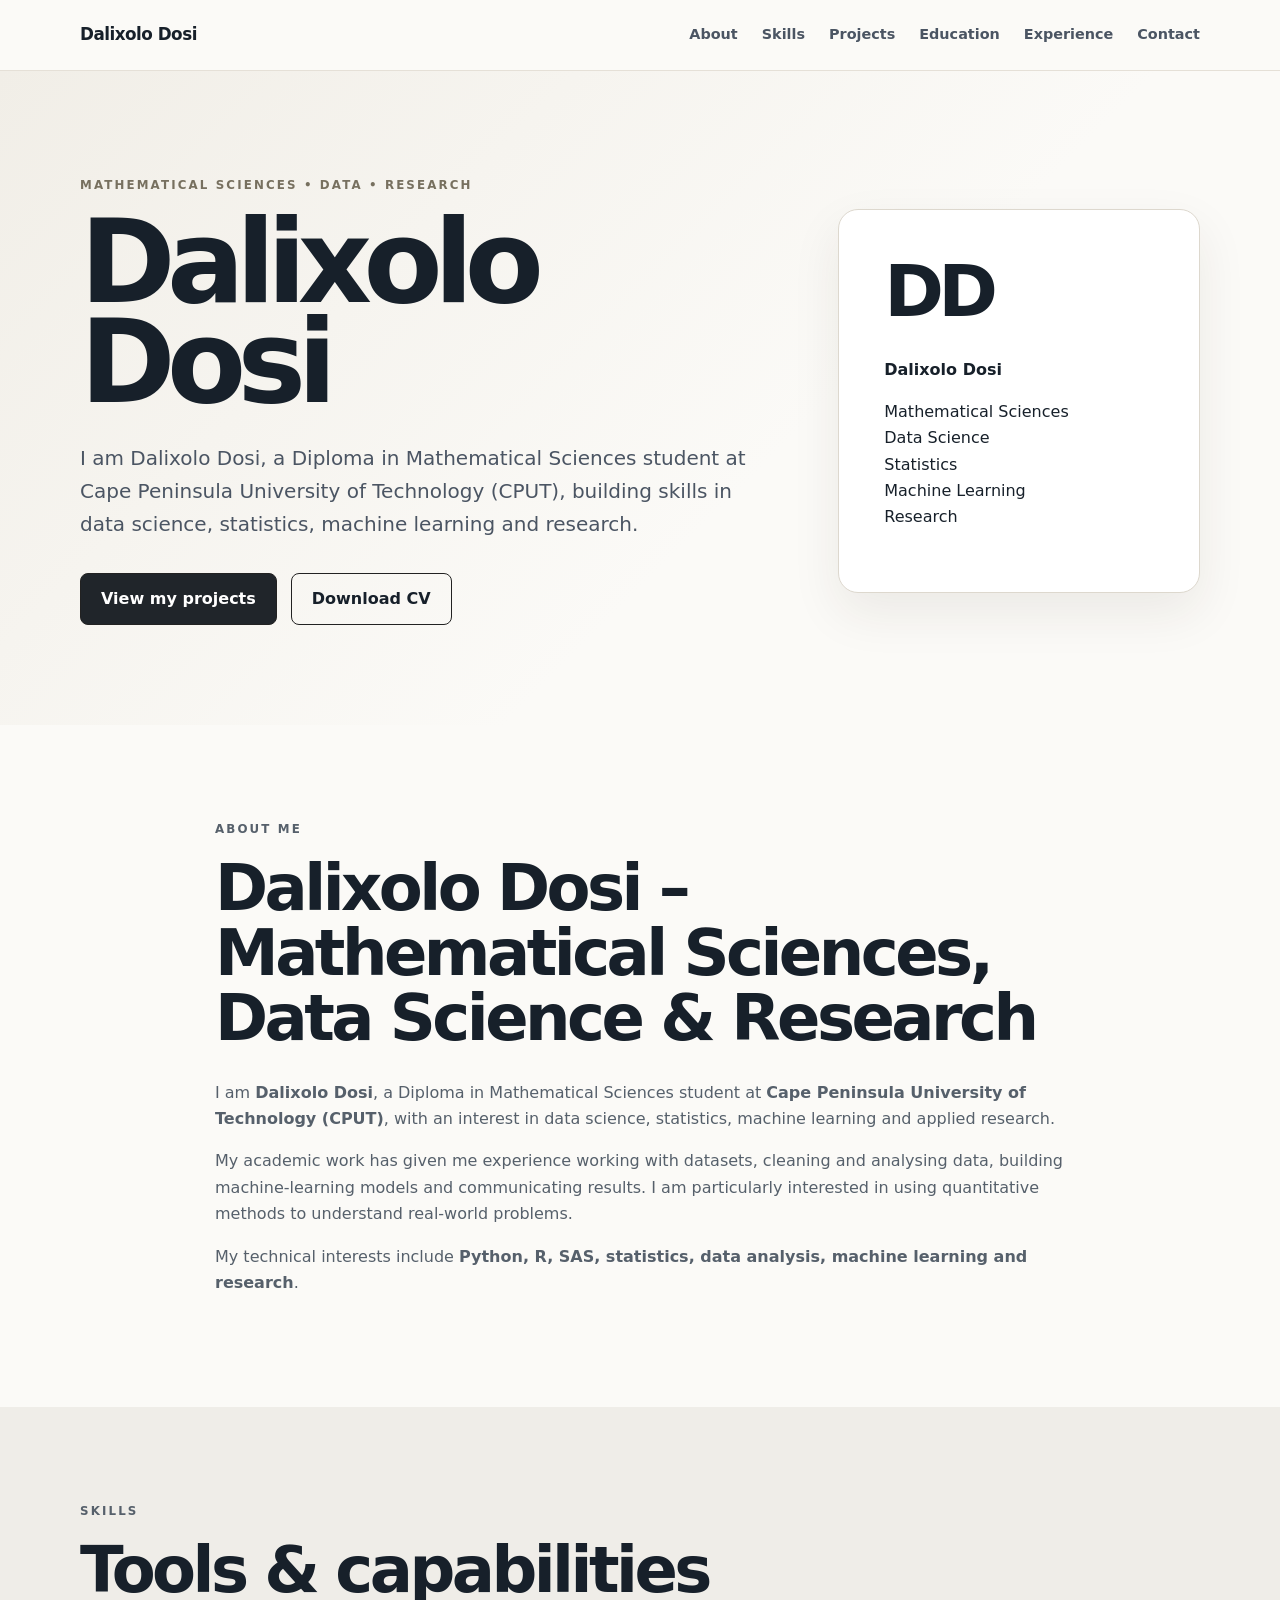
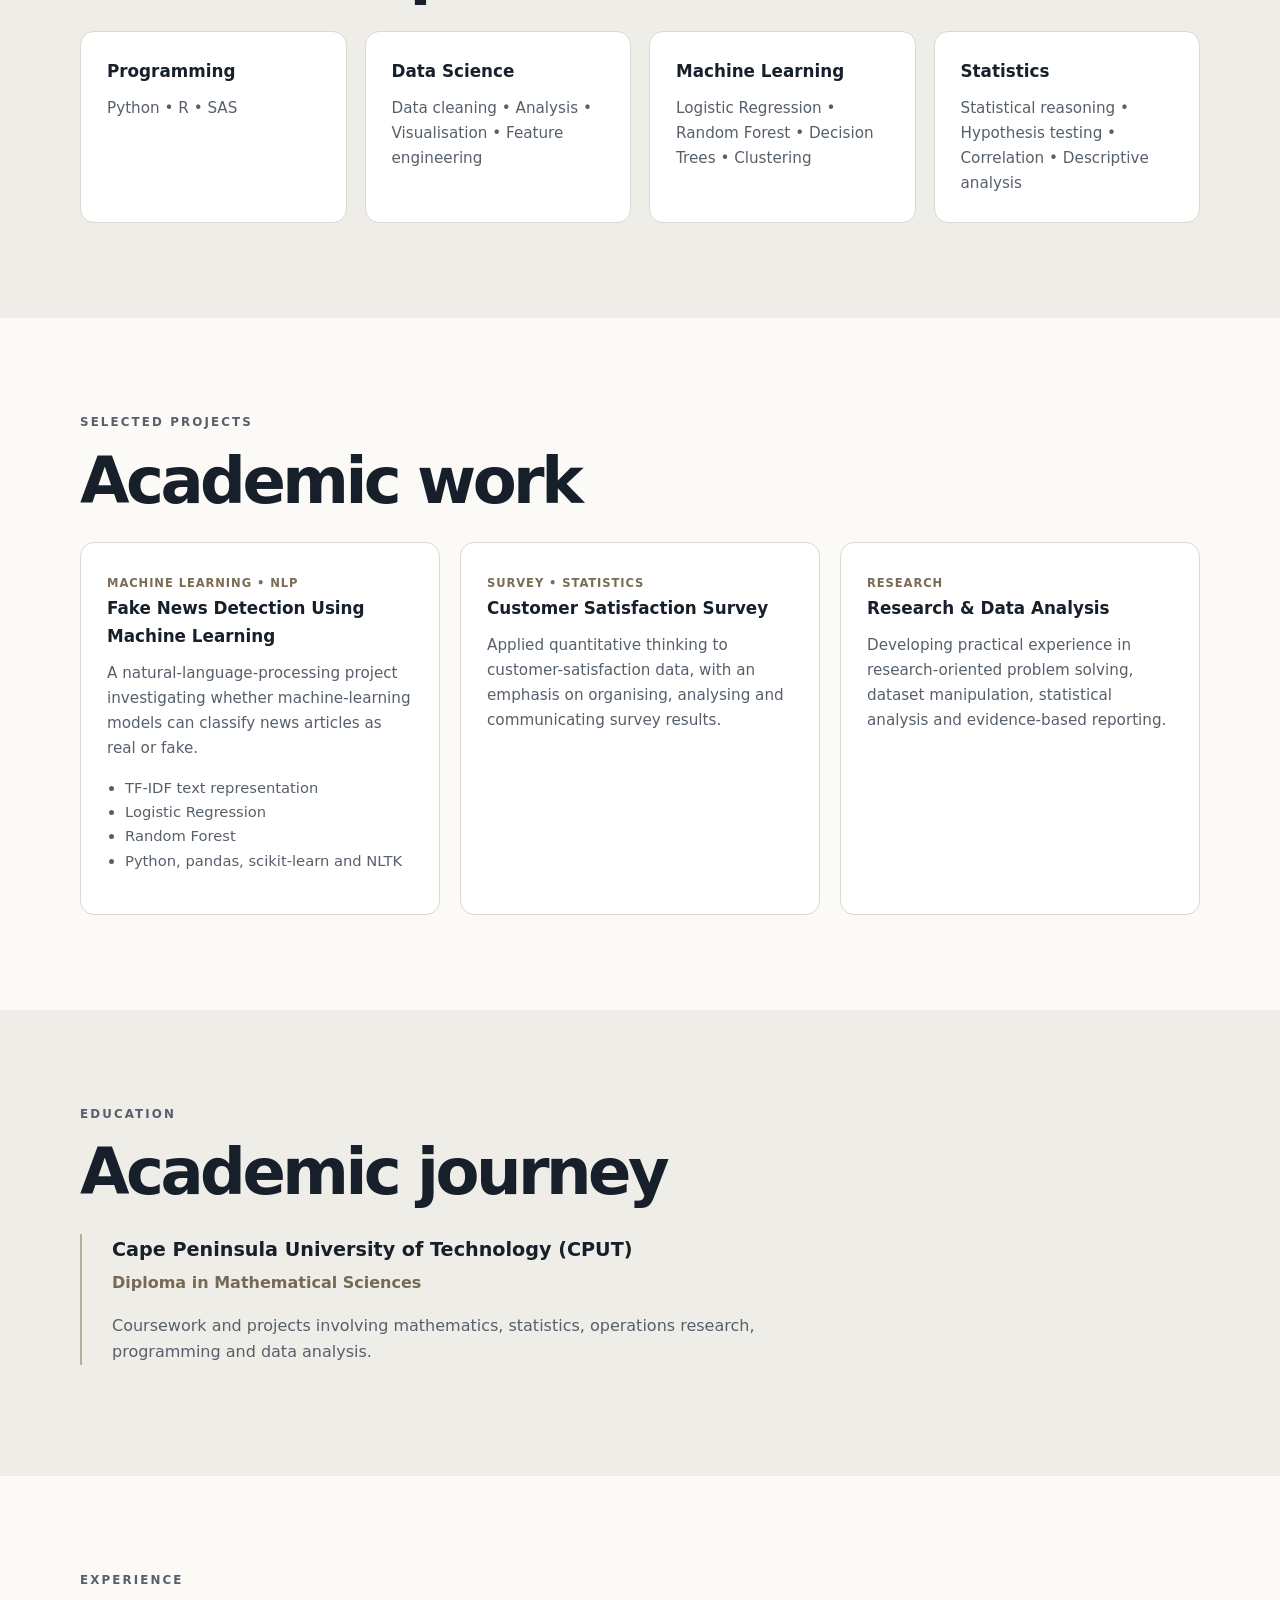
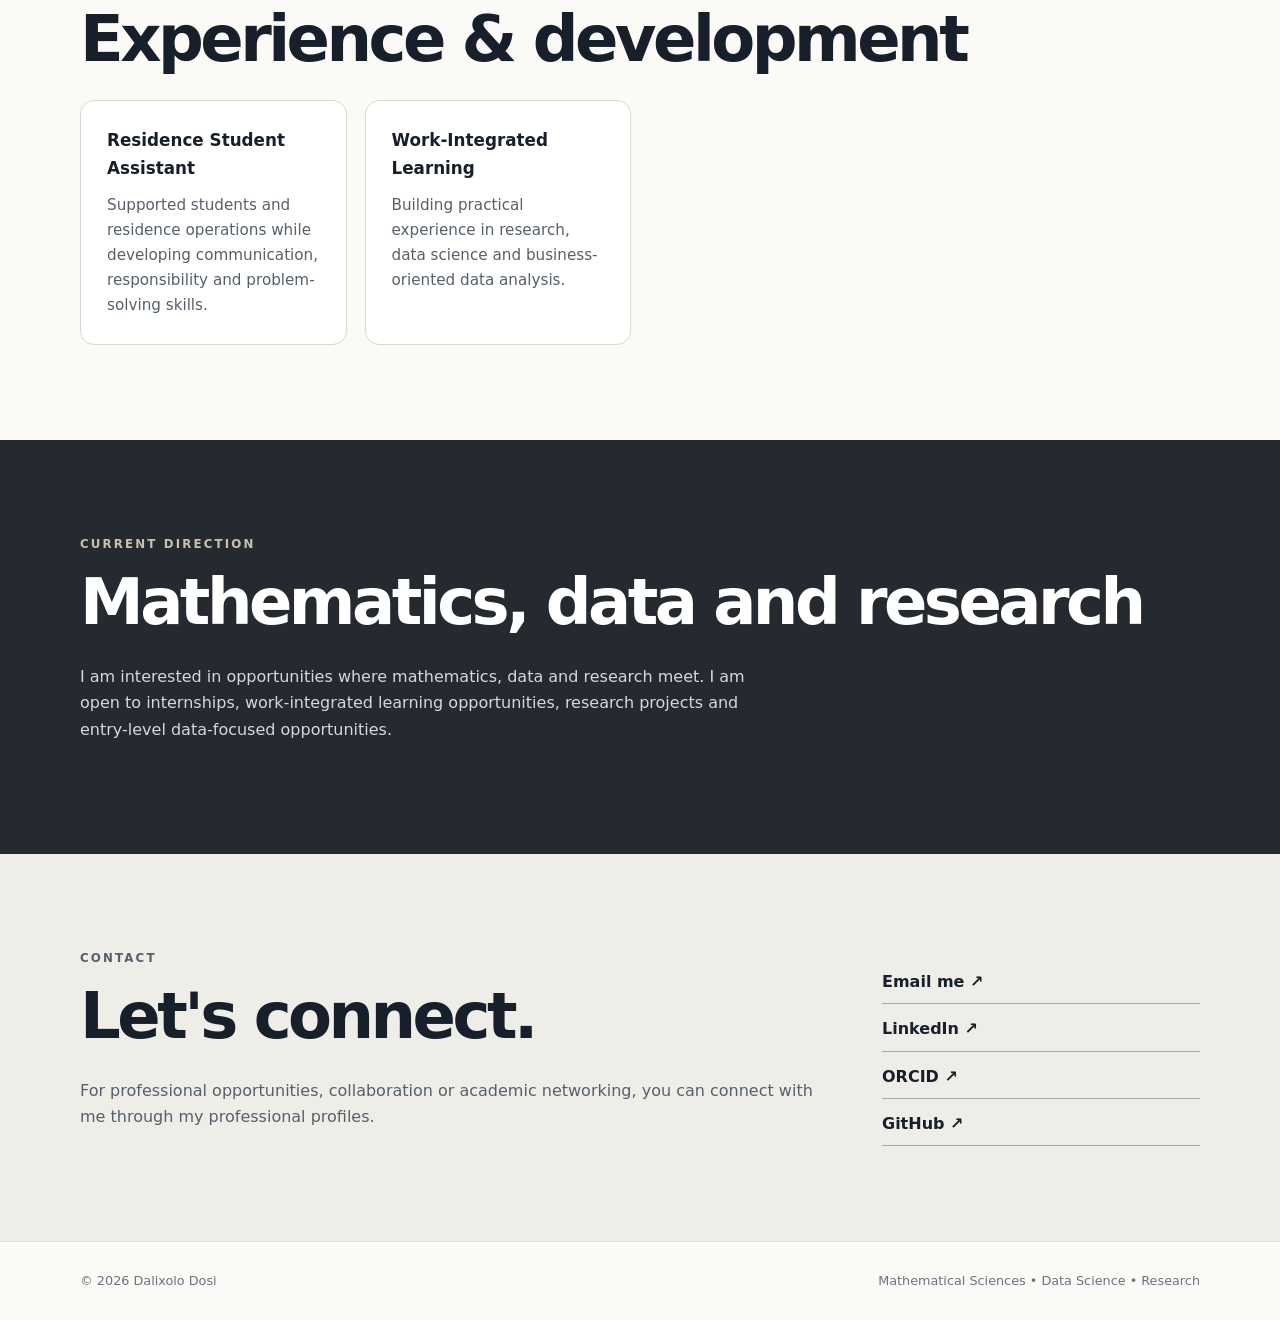
<file: index.html>
<!DOCTYPE html>
<html lang="en">
<head>
  <meta charset="UTF-8">
  <meta name="viewport" content="width=device-width, initial-scale=1.0">

  <title>Dalixolo Dosi | Mathematical Sciences Student | Data Science & Research</title>

  <meta name="description" content="Dalixolo Dosi is a Mathematical Sciences student at Cape Peninsula University of Technology (CPUT), with interests and skills in data science, statistics, machine learning, Python, R, SAS and research.">

  <meta name="author" content="Dalixolo Dosi">
  <meta name="robots" content="index, follow">

  <link rel="canonical" href="https://dosidalixolo-jpg.github.io/dalixolodosi.github.io/">

  <!-- Open Graph / Social Sharing -->
  <meta property="og:title" content="Dalixolo Dosi | Mathematical Sciences Student">
  <meta property="og:description" content="Official portfolio of Dalixolo Dosi, a Mathematical Sciences student at CPUT interested in Data Science, Statistics, Machine Learning and Research.">
  <meta property="og:type" content="website">
  <meta property="og:url" content="https://dosidalixolo-jpg.github.io/dalixolodosi.github.io/">
  <meta property="og:site_name" content="Dalixolo Dosi Portfolio">

  <!-- Structured Data: Person -->
  <script type="application/ld+json">
  {
    "@context": "https://schema.org",
    "@type": "Person",
    "name": "Dalixolo Dosi",
    "url": "https://dosidalixolo-jpg.github.io/dalixolodosi.github.io/",
    "email": "mailto:dosidalixolo@gmail.com",
    "jobTitle": "Mathematical Sciences Student",
    "description": "Mathematical Sciences student interested in Data Science, Statistics, Machine Learning and Research.",
    "affiliation": {
      "@type": "CollegeOrUniversity",
      "name": "Cape Peninsula University of Technology",
      "alternateName": "CPUT",
      "url": "https://www.cput.ac.za/"
    },
    "sameAs": [
      "https://www.linkedin.com/in/dalixolo-dosi-97b254211",
      "https://orcid.org/0009-0009-9648-6730",
      "https://github.com/dosidalixolo-jpg/"
    ],
    "knowsAbout": [
      "Mathematical Sciences",
      "Data Science",
      "Statistics",
      "Machine Learning",
      "Python",
      "R",
      "SAS",
      "Data Analysis",
      "Research"
    ]
  }
  </script>

  <link rel="stylesheet" href="style.css">
</head>

<body>

<header class="nav">
  <div class="container nav-inner">

    <a class="brand" href="#home" aria-label="Dalixolo Dosi Home">
      Dalixolo Dosi
    </a>

    <button class="menu" aria-label="Open menu">
      ☰
    </button>

    <nav>
      <a href="#about">About</a>
      <a href="#skills">Skills</a>
      <a href="#projects">Projects</a>
      <a href="#education">Education</a>
      <a href="#experience">Experience</a>
      <a href="#contact">Contact</a>
    </nav>

  </div>
</header>


<main>

<!-- HOME -->

<section id="home" class="hero">

  <div class="container hero-grid">

    <div>

      <p class="eyebrow">
        MATHEMATICAL SCIENCES • DATA • RESEARCH
      </p>

      <h1>
        Dalixolo Dosi
      </h1>

      <p class="lead">
        I am Dalixolo Dosi, a Diploma in Mathematical Sciences student
        at Cape Peninsula University of Technology (CPUT), building
        skills in data science, statistics, machine learning and research.
      </p>

      <div class="buttons">

        <a class="button primary" href="#projects">
          View my projects
        </a>

        <a
          class="button secondary"
          href="Dalixolo_Dosi_CV.pdf"
          target="_blank"
          rel="noopener">
          Download CV
        </a>

      </div>

    </div>


    <div class="hero-card">

      <div class="initials">
        DD
      </div>

      <p>
        <strong>Dalixolo Dosi</strong>
      </p>

      <p>
        Mathematical Sciences<br>
        Data Science<br>
        Statistics<br>
        Machine Learning<br>
        Research
      </p>

    </div>

  </div>

</section>


<!-- ABOUT -->

<section id="about" class="section">

  <div class="container narrow">

    <p class="eyebrow">
      ABOUT ME
    </p>

    <h2>
      Dalixolo Dosi – Mathematical Sciences, Data Science & Research
    </h2>

    <p>
      I am <strong>Dalixolo Dosi</strong>, a Diploma in Mathematical Sciences
      student at <strong>Cape Peninsula University of Technology (CPUT)</strong>,
      with an interest in data science, statistics, machine learning and
      applied research.
    </p>

    <p>
      My academic work has given me experience working with datasets,
      cleaning and analysing data, building machine-learning models and
      communicating results. I am particularly interested in using
      quantitative methods to understand real-world problems.
    </p>

    <p>
      My technical interests include <strong>Python, R, SAS, statistics,
      data analysis, machine learning and research</strong>.
    </p>

  </div>

</section>


<!-- SKILLS -->

<section id="skills" class="section alt">

  <div class="container">

    <p class="eyebrow">
      SKILLS
    </p>

    <h2>
      Tools & capabilities
    </h2>

    <div class="cards">

      <article>

        <h3>
          Programming
        </h3>

        <p>
          Python • R • SAS
        </p>

      </article>


      <article>

        <h3>
          Data Science
        </h3>

        <p>
          Data cleaning • Analysis • Visualisation • Feature engineering
        </p>

      </article>


      <article>

        <h3>
          Machine Learning
        </h3>

        <p>
          Logistic Regression • Random Forest • Decision Trees • Clustering
        </p>

      </article>


      <article>

        <h3>
          Statistics
        </h3>

        <p>
          Statistical reasoning • Hypothesis testing • Correlation •
          Descriptive analysis
        </p>

      </article>

    </div>

  </div>

</section>


<!-- PROJECTS -->

<section id="projects" class="section">

  <div class="container">

    <p class="eyebrow">
      SELECTED PROJECTS
    </p>

    <h2>
      Academic work
    </h2>

    <div class="project-grid">


      <article class="project">

        <span class="tag">
          Machine Learning • NLP
        </span>

        <h3>
          Fake News Detection Using Machine Learning
        </h3>

        <p>
          A natural-language-processing project investigating whether
          machine-learning models can classify news articles as real or fake.
        </p>

        <ul>

          <li>
            TF-IDF text representation
          </li>

          <li>
            Logistic Regression
          </li>

          <li>
            Random Forest
          </li>

          <li>
            Python, pandas, scikit-learn and NLTK
          </li>

        </ul>

      </article>


      <article class="project">

        <span class="tag">
          Survey • Statistics
        </span>

        <h3>
          Customer Satisfaction Survey
        </h3>

        <p>
          Applied quantitative thinking to customer-satisfaction data,
          with an emphasis on organising, analysing and communicating
          survey results.
        </p>

      </article>


      <article class="project">

        <span class="tag">
          Research
        </span>

        <h3>
          Research & Data Analysis
        </h3>

        <p>
          Developing practical experience in research-oriented problem
          solving, dataset manipulation, statistical analysis and
          evidence-based reporting.
        </p>

      </article>

    </div>

  </div>

</section>


<!-- EDUCATION -->

<section id="education" class="section alt">

  <div class="container">

    <p class="eyebrow">
      EDUCATION
    </p>

    <h2>
      Academic journey
    </h2>

    <div class="timeline">

      <div>

        <strong>
          Cape Peninsula University of Technology (CPUT)
        </strong>

        <span>
          Diploma in Mathematical Sciences
        </span>

        <p>
          Coursework and projects involving mathematics, statistics,
          operations research, programming and data analysis.
        </p>

      </div>

    </div>

  </div>

</section>


<!-- EXPERIENCE -->

<section id="experience" class="section">

  <div class="container">

    <p class="eyebrow">
      EXPERIENCE
    </p>

    <h2>
      Experience & development
    </h2>

    <div class="cards">

      <article>

        <h3>
          Residence Student Assistant
        </h3>

        <p>
          Supported students and residence operations while developing
          communication, responsibility and problem-solving skills.
        </p>

      </article>


      <article>

        <h3>
          Work-Integrated Learning
        </h3>

        <p>
          Building practical experience in research, data science and
          business-oriented data analysis.
        </p>

      </article>

    </div>

  </div>

</section>


<!-- CURRENT DIRECTION -->

<section class="section callout">

  <div class="container">

    <p class="eyebrow">
      CURRENT DIRECTION
    </p>

    <h2>
      Mathematics, data and research
    </h2>

    <p>
      I am interested in opportunities where mathematics, data and
      research meet. I am open to internships, work-integrated learning
      opportunities, research projects and entry-level data-focused
      opportunities.
    </p>

  </div>

</section>


<!-- CONTACT -->

<section id="contact" class="section alt">

  <div class="container contact">

    <div>

      <p class="eyebrow">
        CONTACT
      </p>

      <h2>
        Let's connect.
      </h2>

      <p>
        For professional opportunities, collaboration or academic
        networking, you can connect with me through my professional profiles.
      </p>

    </div>


    <div class="links">

      <a href="mailto:dosidalixolo@gmail.com">
        Email me ↗
      </a>


      <a
        href="https://www.linkedin.com/in/dalixolo-dosi-97b254211"
        target="_blank"
        rel="noopener">
        LinkedIn ↗
      </a>


      <a
        href="https://orcid.org/0009-0009-9648-6730"
        target="_blank"
        rel="noopener">
        ORCID ↗
      </a>


      <a
        href="https://github.com/dosidalixolo-jpg/"
        target="_blank"
        rel="noopener">
        GitHub ↗
      </a>

    </div>

  </div>

</section>

</main>


<!-- FOOTER -->

<footer>

  <div class="container footer-inner">

    <span>
      © 2026 Dalixolo Dosi
    </span>

    <span>
      Mathematical Sciences • Data Science • Research
    </span>

  </div>

</footer>


<!-- MOBILE MENU -->

<script>

  const menu = document.querySelector('.menu');
  const nav = document.querySelector('nav');

  menu.addEventListener('click', () => {
    nav.classList.toggle('open');
  });

</script>


</body>
</html>
</file>
<file: style.css>
*{box-sizing:border-box}html{scroll-behavior:smooth}body{margin:0;font-family:Inter,ui-sans-serif,system-ui,-apple-system,BlinkMacSystemFont,"Segoe UI",sans-serif;color:#17202a;background:#fbfaf7;line-height:1.65}a{color:inherit}.container{width:min(1120px,92%);margin:auto}.narrow{max-width:850px;margin-left:auto;margin-right:auto}.nav{position:sticky;top:0;z-index:10;background:rgba(251,250,247,.92);backdrop-filter:blur(10px);border-bottom:1px solid #e5e0d7}.nav-inner{height:70px;display:flex;align-items:center;justify-content:space-between}.brand{text-decoration:none;font-weight:800;letter-spacing:-.03em;font-size:1.05rem}.nav nav{display:flex;gap:24px}.nav nav a{text-decoration:none;font-size:.9rem;font-weight:600;color:#4b5563}.nav nav a:hover{color:#111827}.menu{display:none;background:none;border:0;font-size:1.5rem}.hero{padding:105px 0 100px;background:linear-gradient(135deg,#f1eee7,#fbfaf7 60%)}.hero-grid{display:grid;grid-template-columns:1.5fr .8fr;gap:80px;align-items:center}.eyebrow{font-size:.74rem;letter-spacing:.18em;font-weight:800;color:#77705f;margin:0 0 16px}.hero h1{font-size:clamp(4rem,9vw,7.5rem);line-height:.87;letter-spacing:-.075em;margin:0 0 30px}.hero h1 span{color:#766a56}.lead{font-size:1.25rem;max-width:690px;color:#4b5563}.buttons{display:flex;gap:14px;margin-top:32px;flex-wrap:wrap}.button{display:inline-block;padding:12px 20px;border-radius:8px;text-decoration:none;font-weight:700;border:1px solid #222}.primary{background:#20252a;color:#fff}.secondary{background:transparent}.hero-card{background:#fff;border:1px solid #ddd8ce;border-radius:20px;padding:45px;box-shadow:0 20px 50px rgba(50,40,25,.08)}.initials{font-size:4.5rem;line-height:1;font-weight:900;letter-spacing:-.08em;margin-bottom:30px}.section{padding:95px 0}.alt{background:#efede8}.section h2{font-size:clamp(2.2rem,5vw,4rem);line-height:1.02;letter-spacing:-.055em;margin:0 0 28px}.section p{color:#56606b}.cards{display:grid;grid-template-columns:repeat(4,1fr);gap:18px}.cards article,.project{background:#fff;border:1px solid #ddd8ce;border-radius:14px;padding:26px}.cards h3,.project h3{margin:0 0 10px;font-size:1.05rem}.cards p,.project p{font-size:.95rem;margin:0}.project-grid{display:grid;grid-template-columns:repeat(3,1fr);gap:20px}.tag{font-size:.72rem;font-weight:800;letter-spacing:.08em;text-transform:uppercase;color:#7a6c55}.project ul{padding-left:18px;color:#56606b;font-size:.92rem}.timeline{border-left:2px solid #b8ae9d;padding-left:30px}.timeline div{max-width:700px}.timeline strong{display:block;font-size:1.2rem}.timeline span{display:block;color:#766a56;font-weight:700;margin:5px 0}.callout{background:#242a2f;color:white}.callout .eyebrow{color:#c9c0ae}.callout p{color:#d5d9dc;max-width:700px}.contact{display:grid;grid-template-columns:1.4fr .6fr;gap:60px;align-items:end}.links{display:flex;flex-direction:column;gap:12px}.links a{font-weight:800;text-decoration:none;border-bottom:1px solid #aaa;padding-bottom:8px}footer{padding:28px 0;border-top:1px solid #e5e0d7;color:#6b7280;font-size:.8rem}.footer-inner{display:flex;justify-content:space-between;gap:20px}.menu{cursor:pointer}@media(max-width:800px){.nav nav{display:none;position:absolute;left:0;right:0;top:70px;background:#fbfaf7;padding:18px 4%;border-bottom:1px solid #e5e0d7;flex-direction:column;gap:10px}.nav nav.open{display:flex}.menu{display:block}.hero{padding-top:70px}.hero-grid,.contact{grid-template-columns:1fr}.hero-card{display:none}.cards,.project-grid{grid-template-columns:1fr 1fr}.footer-inner{flex-direction:column}}@media(max-width:520px){.cards,.project-grid{grid-template-columns:1fr}.section{padding:70px 0}.hero h1{font-size:4rem}}
</file>
